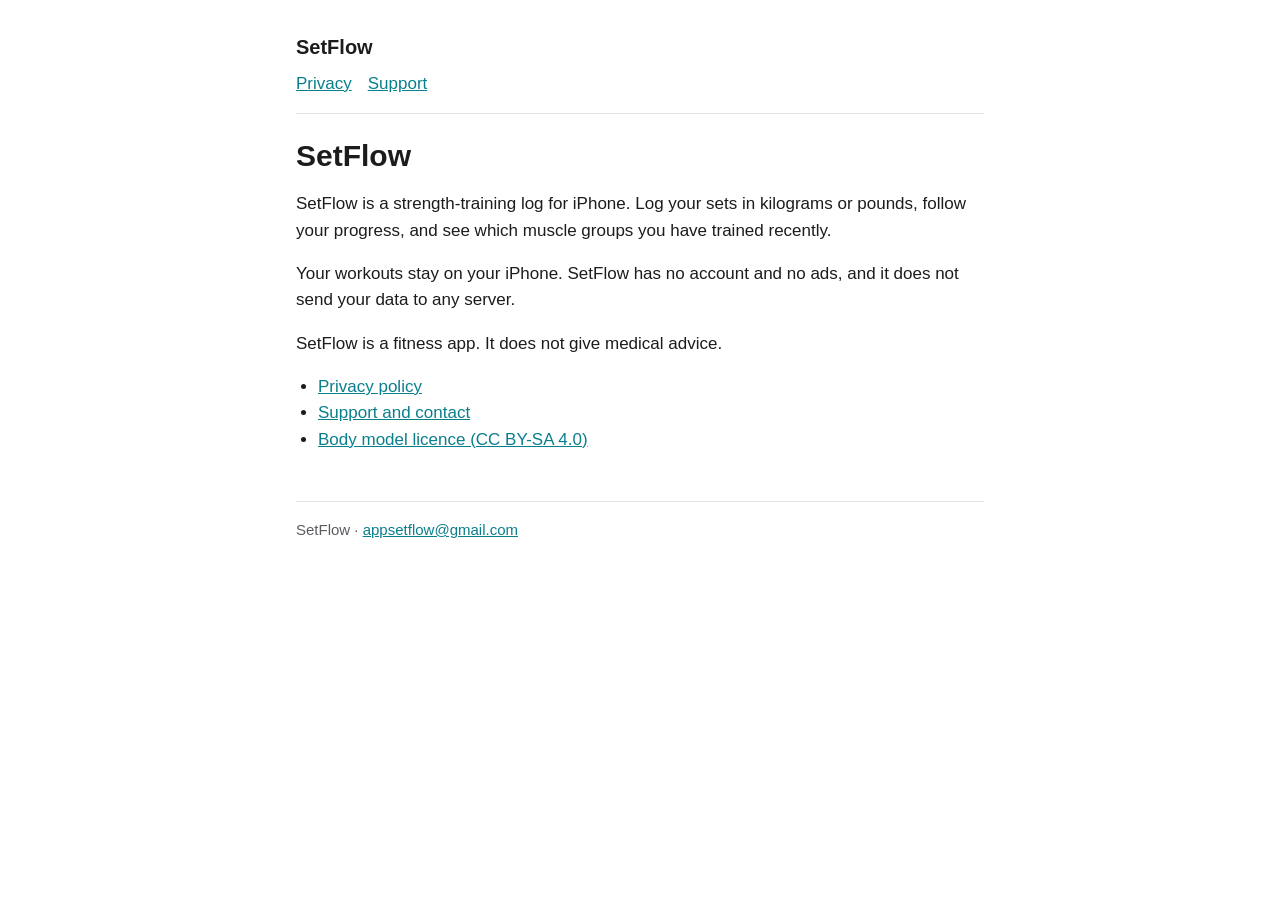
<file: index.html>
<!doctype html>
<html lang="en">
<head>
  <meta charset="utf-8">
  <meta name="viewport" content="width=device-width, initial-scale=1">
  <title>SetFlow</title>
  <meta name="description" content="SetFlow is a strength-training log for iPhone that keeps your data on your device.">
  <link rel="stylesheet" href="style.css">
</head>
<body>
<main>
  <header>
    <a class="brand" href="./">SetFlow</a>
    <nav><a href="privacy.html">Privacy</a><a href="support.html">Support</a></nav>
  </header>

  <h1>SetFlow</h1>
  <p>SetFlow is a strength-training log for iPhone. Log your sets in kilograms or pounds, follow your progress, and see which muscle groups you have trained recently.</p>
  <p>Your workouts stay on your iPhone. SetFlow has no account and no ads, and it does not send your data to any server.</p>
  <p>SetFlow is a fitness app. It does not give medical advice.</p>

  <ul>
    <li><a href="privacy.html">Privacy policy</a></li>
    <li><a href="support.html">Support and contact</a></li>
    <li><a href="model.html">Body model licence (CC BY-SA 4.0)</a></li>
  </ul>

  <footer class="muted">SetFlow · <a href="mailto:appsetflow@gmail.com">appsetflow@gmail.com</a></footer>
</main>
</body>
</html>
</file>
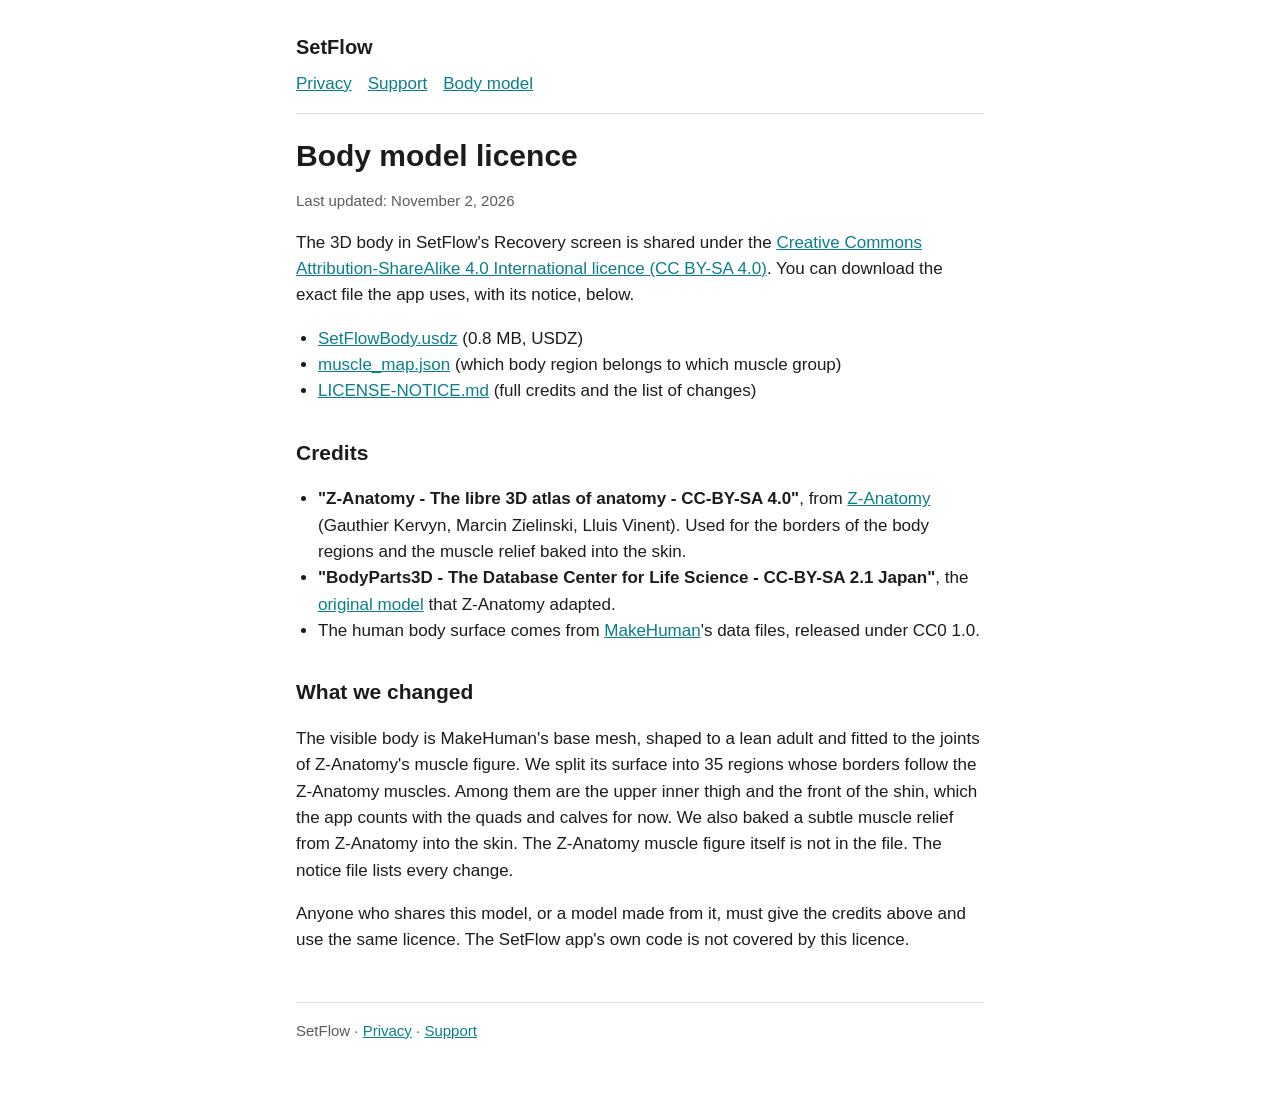
<file: model.html>
<!doctype html>
<html lang="en">
<head>
  <meta charset="utf-8">
  <meta name="viewport" content="width=device-width, initial-scale=1">
  <title>SetFlow Body Model Licence</title>
  <meta name="description" content="The 3D body model used in SetFlow, its credits and its CC BY-SA 4.0 licence.">
  <link rel="stylesheet" href="style.css">
</head>
<body>
<main>
  <header>
    <a class="brand" href="./">SetFlow</a>
    <nav><a href="privacy.html">Privacy</a><a href="support.html">Support</a><a href="model.html">Body model</a></nav>
  </header>

  <h1>Body model licence</h1>
  <p class="muted">Last updated: November 2, 2026</p>

  <p>The 3D body in SetFlow's Recovery screen is shared under the <a href="https://creativecommons.org/licenses/by-sa/4.0/">Creative Commons Attribution-ShareAlike 4.0 International licence (CC BY-SA 4.0)</a>. You can download the exact file the app uses, with its notice, below.</p>

  <ul>
    <li><a href="model/SetFlowBody.usdz">SetFlowBody.usdz</a> (0.8 MB, USDZ)</li>
    <li><a href="model/muscle_map.json">muscle_map.json</a> (which body region belongs to which muscle group)</li>
    <li><a href="model/LICENSE-NOTICE.md">LICENSE-NOTICE.md</a> (full credits and the list of changes)</li>
  </ul>

  <h2>Credits</h2>
  <ul>
    <li><strong>"Z-Anatomy - The libre 3D atlas of anatomy - CC-BY-SA 4.0"</strong>, from <a href="https://github.com/Z-Anatomy/Models-of-human-anatomy">Z-Anatomy</a> (Gauthier Kervyn, Marcin Zielinski, Lluis Vinent). Used for the borders of the body regions and the muscle relief baked into the skin.</li>
    <li><strong>"BodyParts3D - The Database Center for Life Science - CC-BY-SA 2.1 Japan"</strong>, the <a href="https://dbarchive.biosciencedbc.jp/en/bodyparts3d/download.html">original model</a> that Z-Anatomy adapted.</li>
    <li>The human body surface comes from <a href="https://github.com/makehumancommunity/makehuman">MakeHuman</a>'s data files, released under CC0 1.0.</li>
  </ul>

  <h2>What we changed</h2>
  <p>The visible body is MakeHuman's base mesh, shaped to a lean adult and fitted to the joints of Z-Anatomy's muscle figure. We split its surface into 35 regions whose borders follow the Z-Anatomy muscles. Among them are the upper inner thigh and the front of the shin, which the app counts with the quads and calves for now. We also baked a subtle muscle relief from Z-Anatomy into the skin. The Z-Anatomy muscle figure itself is not in the file. The notice file lists every change.</p>

  <p>Anyone who shares this model, or a model made from it, must give the credits above and use the same licence. The SetFlow app's own code is not covered by this licence.</p>

  <footer class="muted">SetFlow · <a href="privacy.html">Privacy</a> · <a href="support.html">Support</a></footer>
</main>
</body>
</html>
</file>
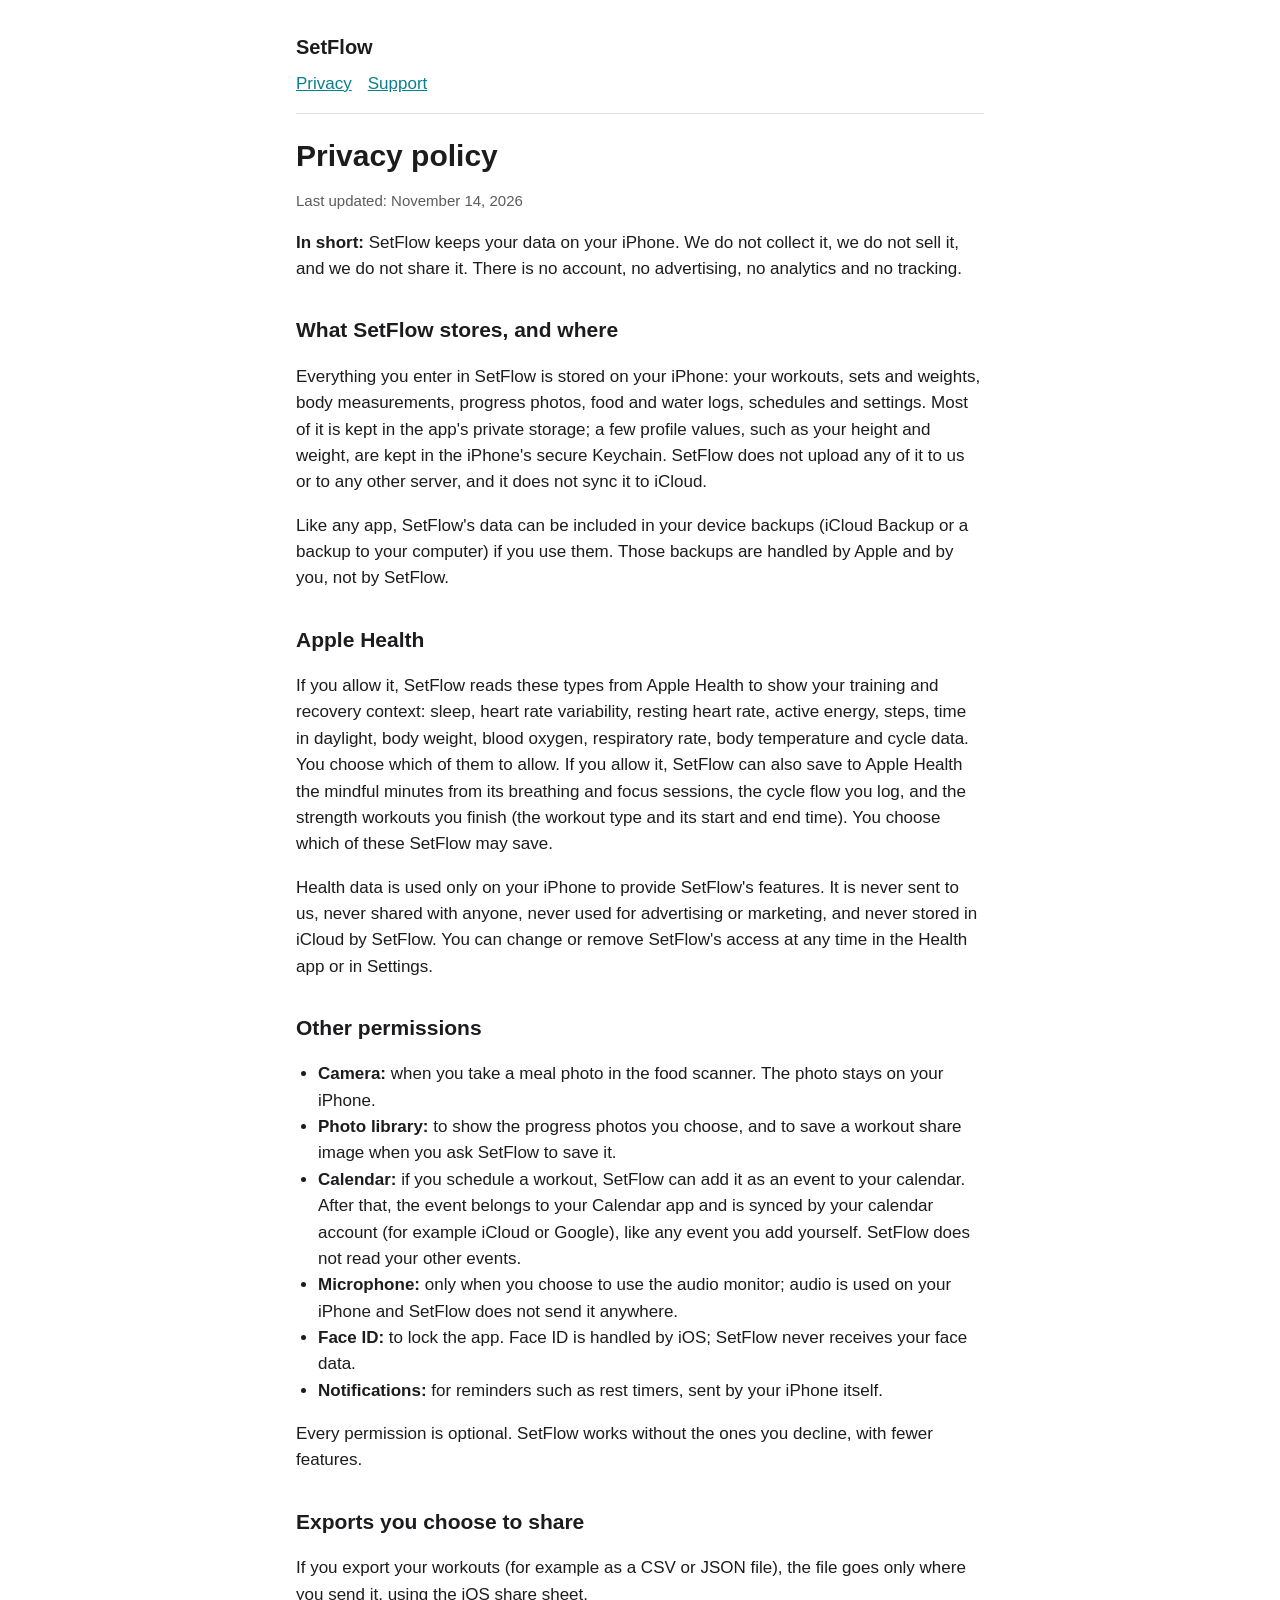
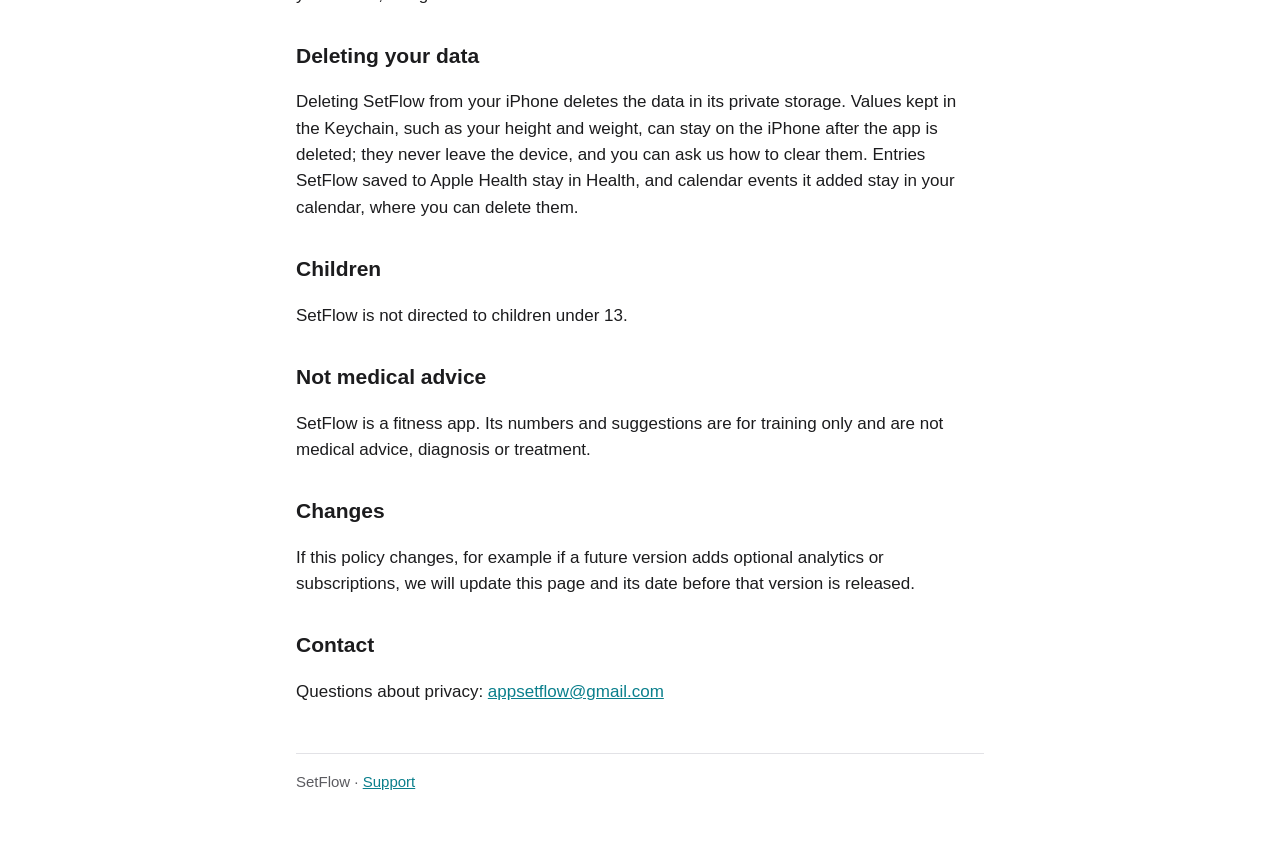
<file: privacy.html>
<!doctype html>
<html lang="en">
<head>
  <meta charset="utf-8">
  <meta name="viewport" content="width=device-width, initial-scale=1">
  <title>SetFlow Privacy Policy</title>
  <meta name="description" content="How SetFlow handles your data: it stays on your iPhone.">
  <link rel="stylesheet" href="style.css">
</head>
<body>
<main>
  <header>
    <a class="brand" href="./">SetFlow</a>
    <nav><a href="privacy.html">Privacy</a><a href="support.html">Support</a></nav>
  </header>

  <h1>Privacy policy</h1>
  <p class="muted">Last updated: November 14, 2026</p>

  <p><strong>In short:</strong> SetFlow keeps your data on your iPhone. We do not collect it, we do not sell it, and we do not share it. There is no account, no advertising, no analytics and no tracking.</p>

  <h2>What SetFlow stores, and where</h2>
  <p>Everything you enter in SetFlow is stored on your iPhone: your workouts, sets and weights, body measurements, progress photos, food and water logs, schedules and settings. Most of it is kept in the app's private storage; a few profile values, such as your height and weight, are kept in the iPhone's secure Keychain. SetFlow does not upload any of it to us or to any other server, and it does not sync it to iCloud.</p>
  <p>Like any app, SetFlow's data can be included in your device backups (iCloud Backup or a backup to your computer) if you use them. Those backups are handled by Apple and by you, not by SetFlow.</p>

  <h2>Apple Health</h2>
  <p>If you allow it, SetFlow reads these types from Apple Health to show your training and recovery context: sleep, heart rate variability, resting heart rate, active energy, steps, time in daylight, body weight, blood oxygen, respiratory rate, body temperature and cycle data. You choose which of them to allow. If you allow it, SetFlow can also save to Apple Health the mindful minutes from its breathing and focus sessions, the cycle flow you log, and the strength workouts you finish (the workout type and its start and end time). You choose which of these SetFlow may save.</p>
  <p>Health data is used only on your iPhone to provide SetFlow's features. It is never sent to us, never shared with anyone, never used for advertising or marketing, and never stored in iCloud by SetFlow. You can change or remove SetFlow's access at any time in the Health app or in Settings.</p>

  <h2>Other permissions</h2>
  <ul>
    <li><strong>Camera:</strong> when you take a meal photo in the food scanner. The photo stays on your iPhone.</li>
    <li><strong>Photo library:</strong> to show the progress photos you choose, and to save a workout share image when you ask SetFlow to save it.</li>
    <li><strong>Calendar:</strong> if you schedule a workout, SetFlow can add it as an event to your calendar. After that, the event belongs to your Calendar app and is synced by your calendar account (for example iCloud or Google), like any event you add yourself. SetFlow does not read your other events.</li>
    <li><strong>Microphone:</strong> only when you choose to use the audio monitor; audio is used on your iPhone and SetFlow does not send it anywhere.</li>
    <li><strong>Face ID:</strong> to lock the app. Face ID is handled by iOS; SetFlow never receives your face data.</li>
    <li><strong>Notifications:</strong> for reminders such as rest timers, sent by your iPhone itself.</li>
  </ul>
  <p>Every permission is optional. SetFlow works without the ones you decline, with fewer features.</p>

  <h2>Exports you choose to share</h2>
  <p>If you export your workouts (for example as a CSV or JSON file), the file goes only where you send it, using the iOS share sheet.</p>

  <h2>Deleting your data</h2>
  <p>Deleting SetFlow from your iPhone deletes the data in its private storage. Values kept in the Keychain, such as your height and weight, can stay on the iPhone after the app is deleted; they never leave the device, and you can ask us how to clear them. Entries SetFlow saved to Apple Health stay in Health, and calendar events it added stay in your calendar, where you can delete them.</p>

  <h2>Children</h2>
  <p>SetFlow is not directed to children under 13.</p>

  <h2>Not medical advice</h2>
  <p>SetFlow is a fitness app. Its numbers and suggestions are for training only and are not medical advice, diagnosis or treatment.</p>

  <h2>Changes</h2>
  <p>If this policy changes, for example if a future version adds optional analytics or subscriptions, we will update this page and its date before that version is released.</p>

  <h2>Contact</h2>
  <p>Questions about privacy: <a href="mailto:appsetflow@gmail.com">appsetflow@gmail.com</a></p>

  <footer class="muted">SetFlow · <a href="support.html">Support</a></footer>
</main>
</body>
</html>
</file>
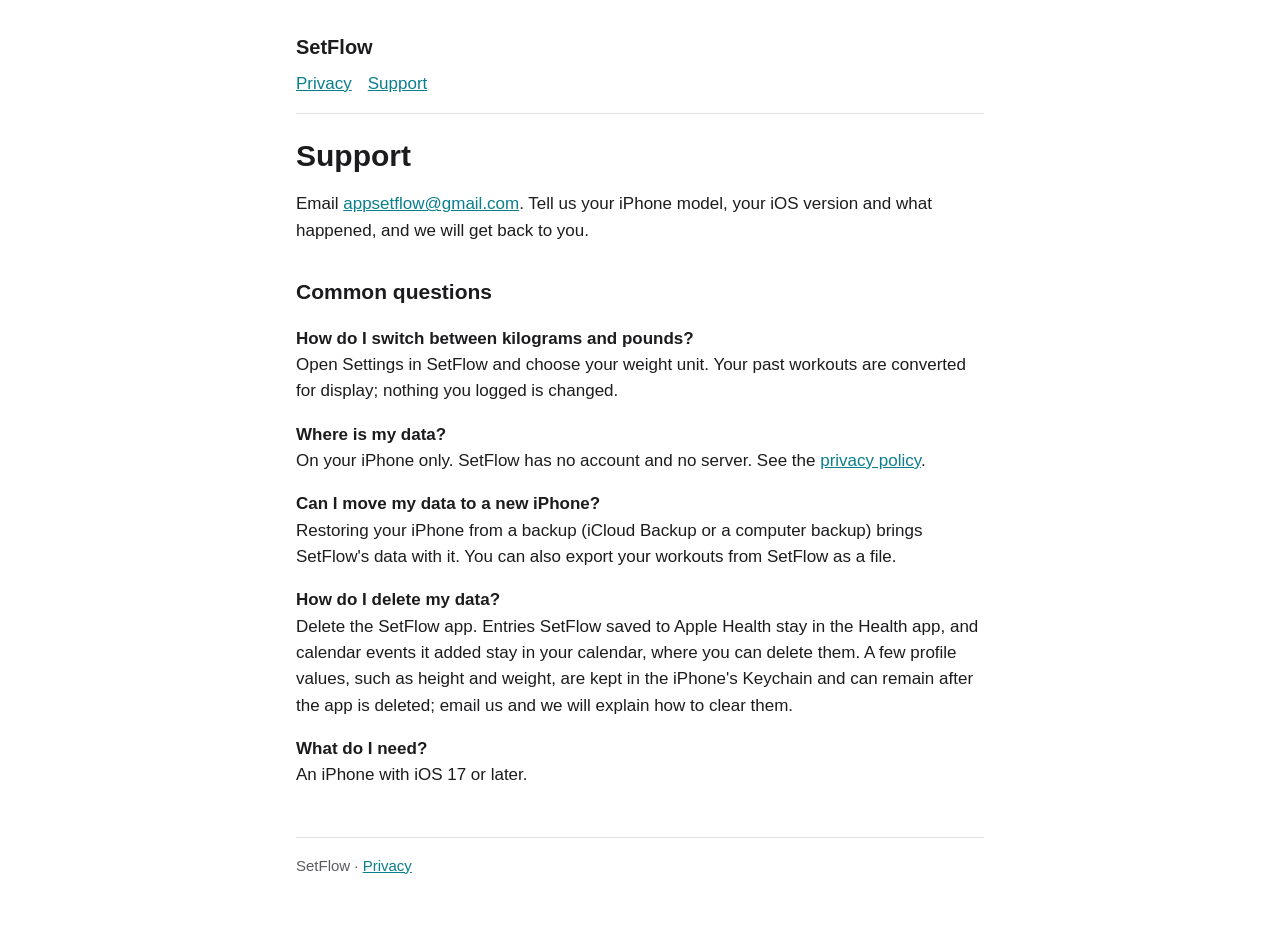
<file: support.html>
<!doctype html>
<html lang="en">
<head>
  <meta charset="utf-8">
  <meta name="viewport" content="width=device-width, initial-scale=1">
  <title>SetFlow Support</title>
  <meta name="description" content="Get help with SetFlow.">
  <link rel="stylesheet" href="style.css">
</head>
<body>
<main>
  <header>
    <a class="brand" href="./">SetFlow</a>
    <nav><a href="privacy.html">Privacy</a><a href="support.html">Support</a></nav>
  </header>

  <h1>Support</h1>
  <p>Email <a href="mailto:appsetflow@gmail.com">appsetflow@gmail.com</a>. Tell us your iPhone model, your iOS version and what happened, and we will get back to you.</p>

  <h2>Common questions</h2>

  <p><strong>How do I switch between kilograms and pounds?</strong><br>
  Open Settings in SetFlow and choose your weight unit. Your past workouts are converted for display; nothing you logged is changed.</p>

  <p><strong>Where is my data?</strong><br>
  On your iPhone only. SetFlow has no account and no server. See the <a href="privacy.html">privacy policy</a>.</p>

  <p><strong>Can I move my data to a new iPhone?</strong><br>
  Restoring your iPhone from a backup (iCloud Backup or a computer backup) brings SetFlow's data with it. You can also export your workouts from SetFlow as a file.</p>

  <p><strong>How do I delete my data?</strong><br>
  Delete the SetFlow app. Entries SetFlow saved to Apple Health stay in the Health app, and calendar events it added stay in your calendar, where you can delete them. A few profile values, such as height and weight, are kept in the iPhone's Keychain and can remain after the app is deleted; email us and we will explain how to clear them.</p>

  <p><strong>What do I need?</strong><br>
  An iPhone with iOS 17 or later.</p>

  <footer class="muted">SetFlow · <a href="privacy.html">Privacy</a></footer>
</main>
</body>
</html>
</file>
<file: style.css>
:root {
  --bg: #ffffff;
  --text: #1c1c1e;
  --muted: #5b5b60;
  --accent: #0a7f8c;
  --rule: #e2e2e6;
}
@media (prefers-color-scheme: dark) {
  :root {
    --bg: #111113;
    --text: #f2f2f4;
    --muted: #a8a8b0;
    --accent: #4fd1dc;
    --rule: #2c2c30;
  }
}
* { box-sizing: border-box; }
body {
  margin: 0;
  background: var(--bg);
  color: var(--text);
  font: 17px/1.55 -apple-system, BlinkMacSystemFont, "Segoe UI", Roboto, Helvetica, Arial, sans-serif;
}
main { max-width: 720px; margin: 0 auto; padding: 32px 16px 64px; }
header { border-bottom: 1px solid var(--rule); padding-bottom: 16px; margin-bottom: 24px; }
header a.brand { color: var(--text); font-weight: 700; font-size: 20px; text-decoration: none; }
nav { margin-top: 8px; }
nav a { margin-right: 16px; }
h1 { font-size: 30px; line-height: 1.2; margin: 0 0 8px; }
h2 { font-size: 21px; margin: 32px 0 8px; }
p, li { color: var(--text); }
.muted { color: var(--muted); font-size: 15px; }
a { color: var(--accent); }
ul { padding-left: 22px; }
footer { border-top: 1px solid var(--rule); margin-top: 48px; padding-top: 16px; }
</file>
